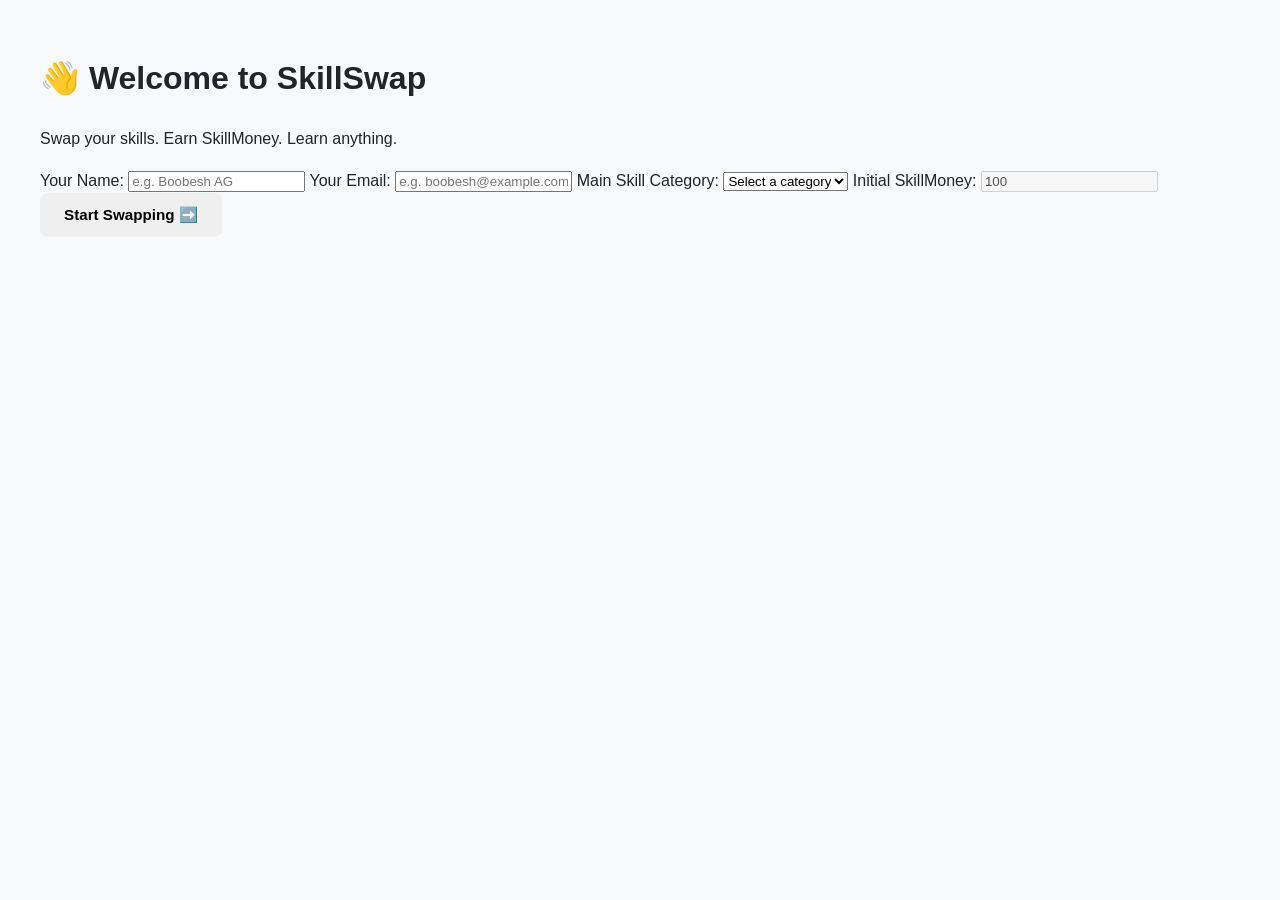
<file: Hackathon/frontend/index.html>
<!-- index.html -->
<!DOCTYPE html>
<html lang="en">
<head>
  <meta charset="UTF-8" />
  <meta name="viewport" content="width=device-width, initial-scale=1.0" />
  <title>Welcome to SkillSwap</title>
  <link rel="stylesheet" href="style.css" />
</head>
<body>
  <div class="container login-container">
    <h1>👋 Welcome to SkillSwap</h1>
    <p>Swap your skills. Earn SkillMoney. Learn anything.</p>

    <label for="name">Your Name:</label>
    <input type="text" id="name" placeholder="e.g. Boobesh AG" />

    <label for="email">Your Email:</label>
    <input type="email" id="email" placeholder="e.g. boobesh@example.com" />

    <label for="category">Main Skill Category:</label>
    <select id="category">
      <option disabled selected>Select a category</option>
      <option value="tech">Tech</option>
      <option value="creative">Creative</option>
      <option value="marketing">Marketing</option>
      <option value="communication">Communication</option>
    </select>

    <label for="coins">Initial SkillMoney:</label>
    <input type="number" id="coins" value="100" disabled />

    <button onclick="startSkillSwap()">Start Swapping ➡️</button>
  </div>

  <script>
    function startSkillSwap() {
      const name = document.getElementById("name").value.trim();
      const email = document.getElementById("email").value.trim();
      const category = document.getElementById("category").value;

      if (!name || !email || !category) {
        alert("Please fill in all details!");
        return;
      }

      localStorage.setItem("userName", name);
      localStorage.setItem("userEmail", email);
      localStorage.setItem("userCategory", category);
      localStorage.setItem("skillMoney", 100);
      localStorage.setItem("requestedToYou", JSON.stringify([]));

      window.location.href = "dashboard.html";
    }
  </script>
</body>
</html>
</file>
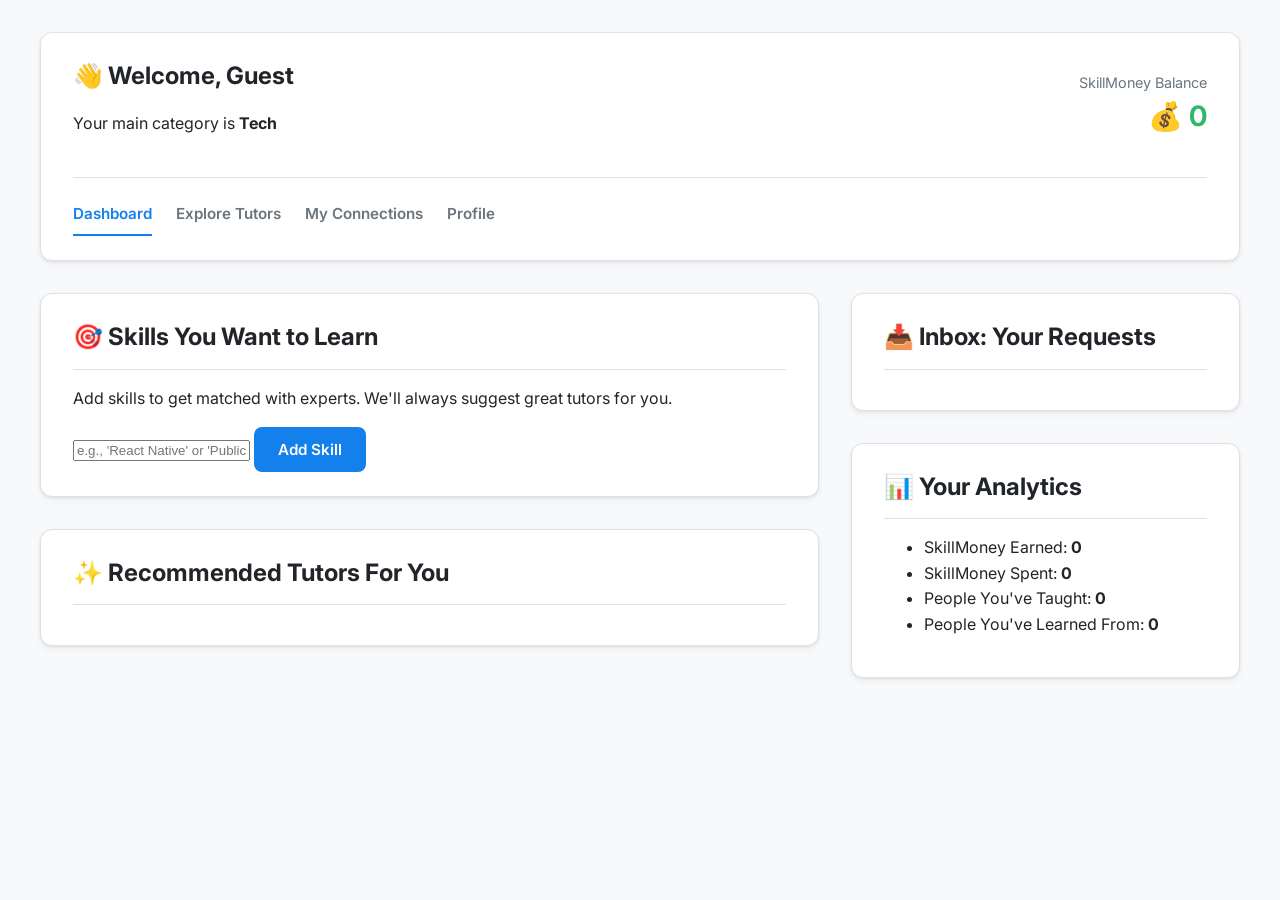
<file: Hackathon/frontend/dashboard.html>
<!DOCTYPE html>
<html lang="en">
<head>
    <meta charset="UTF-8" />
    <meta name="viewport" content="width=device-width, initial-scale=1.0" />
    <title>Your SkillSwap Dashboard</title>
    <link rel="stylesheet" href="style.css" />
    <link href="https://fonts.googleapis.com/css2?family=Inter:wght@400;500;600;700&display=swap" rel="stylesheet">
</head>
<body>
    <div class="container dashboard">
        <header class="dashboard-header">
            <div class="header-top">
                <div>
                    <h1 id="greeting">👋 Welcome!</h1>
                    <p>Your main category is <strong id="category-display"></strong></p>
                </div>
                <div class="wallet">
                    <p>SkillMoney Balance</p>
                    <strong id="wallet-balance">💰 0</strong>
                </div>
            </div>
            <nav class="dashboard-nav">
                <a href="#" class="nav-item active">Dashboard</a>
                <a href="#" class="nav-item">Explore Tutors</a>
                <a href="#" class="nav-item">My Connections</a>
                <a href="#" class="nav-item">Profile</a>
            </nav>
        </header>

        <div class="dashboard-grid">
            <div class="main-content">
                <section class="learn-section card">
                    <h2>🎯 Skills You Want to Learn</h2>
                    <p>Add skills to get matched with experts. We'll always suggest great tutors for you.</p>
                    <div id="learn-skills-list" class="skills-tag-list"></div>
                    <div class="add-skill">
                        <input type="text" id="new-skill-input" placeholder="e.g., 'React Native' or 'Public Speaking'" />
                        <button onclick="addLearnSkill()" class="button-primary">Add Skill</button>
                    </div>
                </section>

                <section id="matched-users-section" class="card">
                    <h2>✨ Recommended Tutors For You</h2>
                    <div id="matched-users-list" class="user-card-container">
                        </div>
                </section>
            </div>

            <div class="sidebar">
                <section id="requests-section" class="card">
                    <h2>📥 Inbox: Your Requests</h2>
                    <div id="requested-users-list" class="user-card-container">
                        </div>
                </section>

                <section class="analytics-section card">
                    <h2>📊 Your Analytics</h2>
                    <ul>
                        <li><span>SkillMoney Earned:</span> <strong id="analytics-earned">0</strong></li>
                        <li><span>SkillMoney Spent:</span> <strong id="analytics-spent">0</strong></li>
                        <li><span>People You've Taught:</span> <strong id="analytics-taught">0</strong></li>
                        <li><span>People You've Learned From:</span> <strong id="analytics-learned">0</strong></li>
                    </ul>
                </section>
            </div>
        </div>
    </div>

    <script src="script.js"></script>
</body>
</html>
</file>
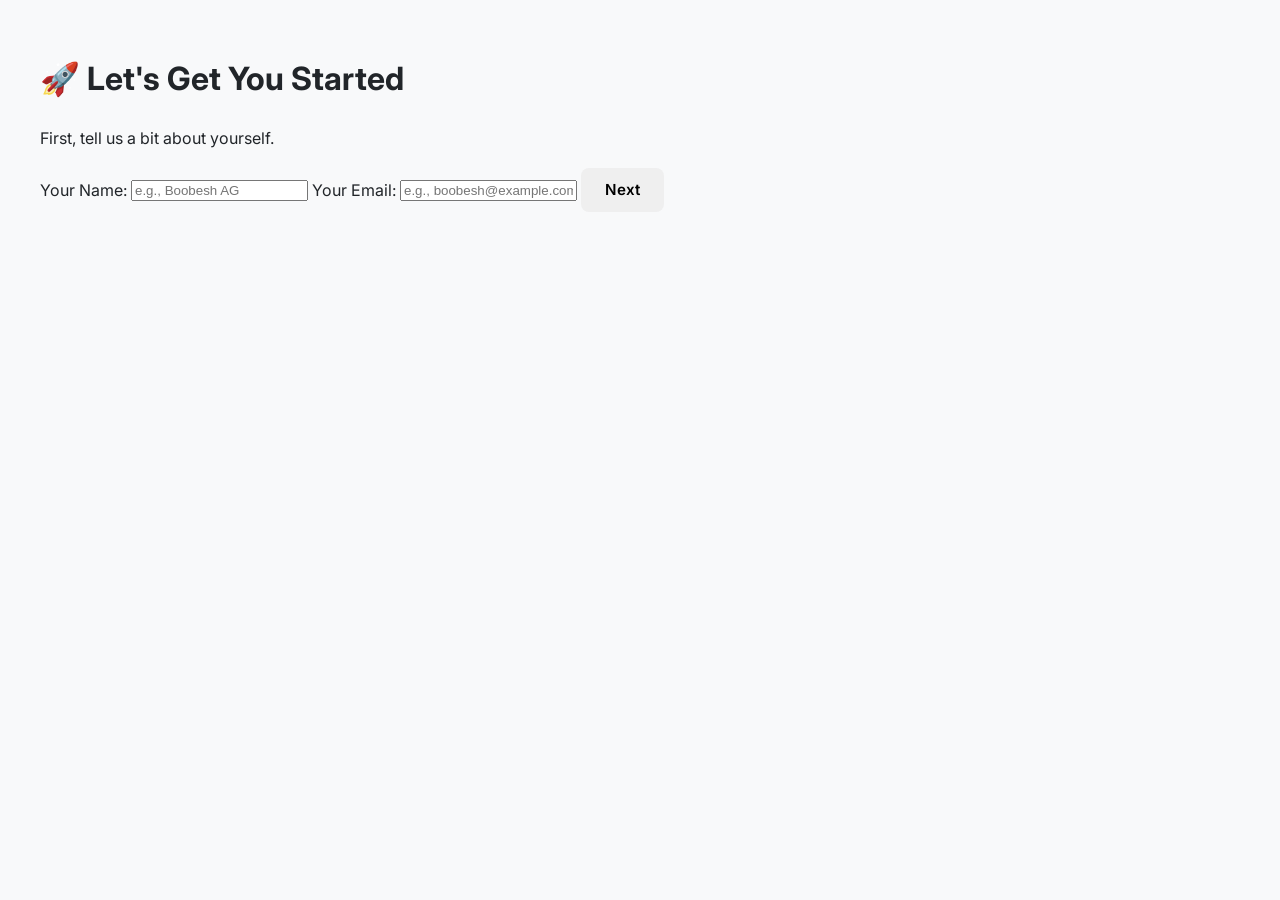
<file: Hackathon/frontend/login.html>
<!DOCTYPE html>
<html lang="en">
<head>
    <meta charset="UTF-8" />
    <meta name="viewport" content="width=device-width, initial-scale=1.0" />
    <title>Join SkillSwap</title>
    <link rel="stylesheet" href="style.css" />
    <link href="https://fonts.googleapis.com/css2?family=Inter:wght@400;500;600;700&display=swap" rel="stylesheet">
</head>
<body>
    <div class="container login-container">
        <div id="step1">
            <h1>🚀 Let's Get You Started</h1>
            <p>First, tell us a bit about yourself.</p>
            <label for="name">Your Name:</label>
            <input type="text" id="name" placeholder="e.g., Boobesh AG" />
            <label for="email">Your Email:</label>
            <input type="email" id="email" placeholder="e.g., boobesh@example.com" />
            <button onclick="nextStep(2)">Next</button>
        </div>

        <div id="step2" style="display: none;">
            <h1>🧠 What's Your Main Skill Area?</h1>
            <p>This helps us find the right community for you.</p>
            <div class="category-selection">
                <div class="category-card" onclick="selectCategory('tech')">Tech</div>
                <div class="category-card" onclick="selectCategory('creative')">Creative</div>
                <div class="category-card" onclick="selectCategory('marketing')">Marketing</div>
                <div class="category-card" onclick="selectCategory('communication')">Communication</div>
            </div>
        </div>

        <div id="step3" style="display: none;">
            <h1>🛠️ Which Skills Can You Teach?</h1>
            <p>Select all that apply. You'll earn <strong>100 SkillMoney</strong> for signing up!</p>
            <div class="checkbox-group" id="teach-skills-selection">
                </div>
            <button onclick="finishOnboarding()">Complete Profile & Claim Reward</button>
        </div>
    </div>

    <script>
        const skillsByCategory = {
            tech: ["Python", "JavaScript", "React", "Node.js", "AI/ML", "Cloud (AWS/GCP)"],
            creative: ["Figma", "Canva", "UI/UX Design", "Video Editing", "Illustration"],
            marketing: ["SEO", "Content Marketing", "Social Media Ads", "Google Analytics"],
            communication: ["Public Speaking", "Negotiation", "Storytelling", "Sales Pitch"]
        };

        let userCategory = '';

        function nextStep(step) {
            const name = document.getElementById("name").value.trim();
            const email = document.getElementById("email").value.trim();

            if (step === 2 && (!name || !email)) {
                alert("Please fill in your name and email.");
                return;
            }

            document.getElementById(`step${step - 1}`).style.display = 'none';
            document.getElementById(`step${step}`).style.display = 'block';
        }

        function selectCategory(category) {
            userCategory = category;
            const teachSkillsContainer = document.getElementById('teach-skills-selection');
            teachSkillsContainer.innerHTML = ''; // Clear previous skills

            skillsByCategory[category].forEach(skill => {
                const label = document.createElement('label');
                label.innerHTML = `<input type='checkbox' value='${skill}' name='teach-skill' /> ${skill}`;
                teachSkillsContainer.appendChild(label);
            });

            nextStep(3);
        }

        function finishOnboarding() {
            const name = document.getElementById("name").value.trim();
            const email = document.getElementById("email").value.trim();
            const selectedSkills = document.querySelectorAll("input[name='teach-skill']:checked");

            if (selectedSkills.length === 0) {
                alert("Please select at least one skill you can teach.");
                return;
            }

            const teachSkills = Array.from(selectedSkills).map(cb => cb.value);

            // Store info in localStorage to be used by the dashboard
            localStorage.setItem("userName", name);
            localStorage.setItem("userEmail", email);
            localStorage.setItem("userCategory", userCategory);
            localStorage.setItem("userTeachSkills", JSON.stringify(teachSkills));
            localStorage.setItem("skillMoney", 100); // Initial reward

            // Redirect to the dashboard
            window.location.href = "dashboard.html";
        }
    </script>
</body>
</html>
</file>
<file: Hackathon/frontend/style.css>
/* style.css (Revision 3) */
:root {
    --primary-hue: 210;
    --secondary-hue: 145;
    --primary-color: hsl(var(--primary-hue), 85%, 50%);
    --primary-hover: hsl(var(--primary-hue), 85%, 45%);
    --primary-light: hsl(var(--primary-hue), 90%, 95%);
    --secondary-color: hsl(var(--secondary-hue), 60%, 45%);
    --secondary-hover: hsl(var(--secondary-hue), 60%, 40%);
    --background-color: #f8f9fa;
    --card-background: #ffffff;
    --text-color: #212529;
    --subtle-text: #6c757d;
    --border-color: #dee2e6;
    --shadow: 0 4px 6px rgba(0, 0, 0, 0.04), 0 1px 3px rgba(0, 0, 0, 0.08);
    --font-family: 'Inter', sans-serif;
}

body {
    font-family: var(--font-family);
    background-color: var(--background-color);
    color: var(--text-color);
    margin: 0;
    padding: 2rem;
    line-height: 1.6;
}

.container {
    max-width: 1200px;
    margin: 0 auto;
    padding: 0;
}

/* --- Buttons & Inputs --- */
button {
    font-family: var(--font-family);
    border: none;
    padding: 0.8rem 1.5rem;
    font-size: 0.95rem;
    font-weight: 600;
    border-radius: 8px;
    cursor: pointer;
    transition: all 0.2s ease;
    text-align: center;
}
button:hover {
    transform: translateY(-2px);
    box-shadow: 0 7px 14px rgba(50, 50, 93, 0.1), 0 3px 6px rgba(0, 0, 0, 0.08);
}
.button-primary { background-color: var(--primary-color); color: white; }
.button-primary:hover { background-color: var(--primary-hover); }
.button-secondary { background-color: var(--secondary-color); color: white; }
.button-secondary:hover { background-color: var(--secondary-hover); }

/* --- Dashboard Specific --- */
.card {
    background: var(--card-background);
    padding: 1.5rem 2rem;
    border-radius: 12px;
    box-shadow: var(--shadow);
    border: 1px solid var(--border-color);
}

.dashboard-header {
    margin-bottom: 2rem;
    background: var(--card-background);
    border-radius: 12px;
    border: 1px solid var(--border-color);
    padding: 1.5rem 2rem;
    box-shadow: var(--shadow);
}
.header-top {
    display: flex;
    justify-content: space-between;
    align-items: center;
}
.dashboard-header h1 { margin: 0; font-size: 1.5rem; }
.wallet { text-align: right; }
.wallet p { margin: 0; font-size: 0.9rem; color: var(--subtle-text); }
.wallet strong { font-size: 1.75rem; color: var(--secondary-color); font-weight: 700; }

/* --- NEW NAVIGATION BAR --- */
.dashboard-nav {
    margin-top: 1.5rem;
    border-top: 1px solid var(--border-color);
    padding-top: 1rem;
    display: flex;
    gap: 1.5rem;
}
.nav-item {
    text-decoration: none;
    color: var(--subtle-text);
    font-weight: 600;
    font-size: 0.95rem;
    padding: 0.5rem 0;
    border-bottom: 2px solid transparent;
    transition: all 0.2s ease;
}
.nav-item:hover {
    color: var(--primary-color);
}
.nav-item.active {
    color: var(--primary-color);
    border-bottom-color: var(--primary-color);
}

.dashboard-grid { display: grid; grid-template-columns: 2fr 1fr; gap: 2rem; }
.main-content, .sidebar { display: flex; flex-direction: column; gap: 2rem; }

.card h2 {
    margin-top: 0;
    border-bottom: 1px solid var(--border-color);
    padding-bottom: 0.75rem;
    margin-bottom: 1rem;
}

.skills-tag-list { display: flex; flex-wrap: wrap; gap: 0.75rem; margin-top: 1rem; }
.skill-tag {
    background-color: var(--primary-light);
    color: var(--primary-color);
    padding: 0.4rem 1rem;
    border-radius: 20px;
    font-size: 0.9rem;
    font-weight: 500;
}

.user-card {
    padding: 1.5rem;
    border: 1px solid var(--border-color);
    border-radius: 10px;
    transition: box-shadow 0.2s ease;
}
.user-card h4 { margin: 0 0 0.25rem; color: var(--text-color); }
.user-card .details { font-size: 0.85rem; color: var(--subtle-text); margin-bottom: 1rem; }
.user-card .skills-label { font-weight: 600; font-size: 0.9rem; margin-bottom: 0.5rem; }
.user-card .skill-tag { background: #e9ecef; color: #495057; }
.user-card button { width: 100%; margin-top: 1rem; }
</file>
